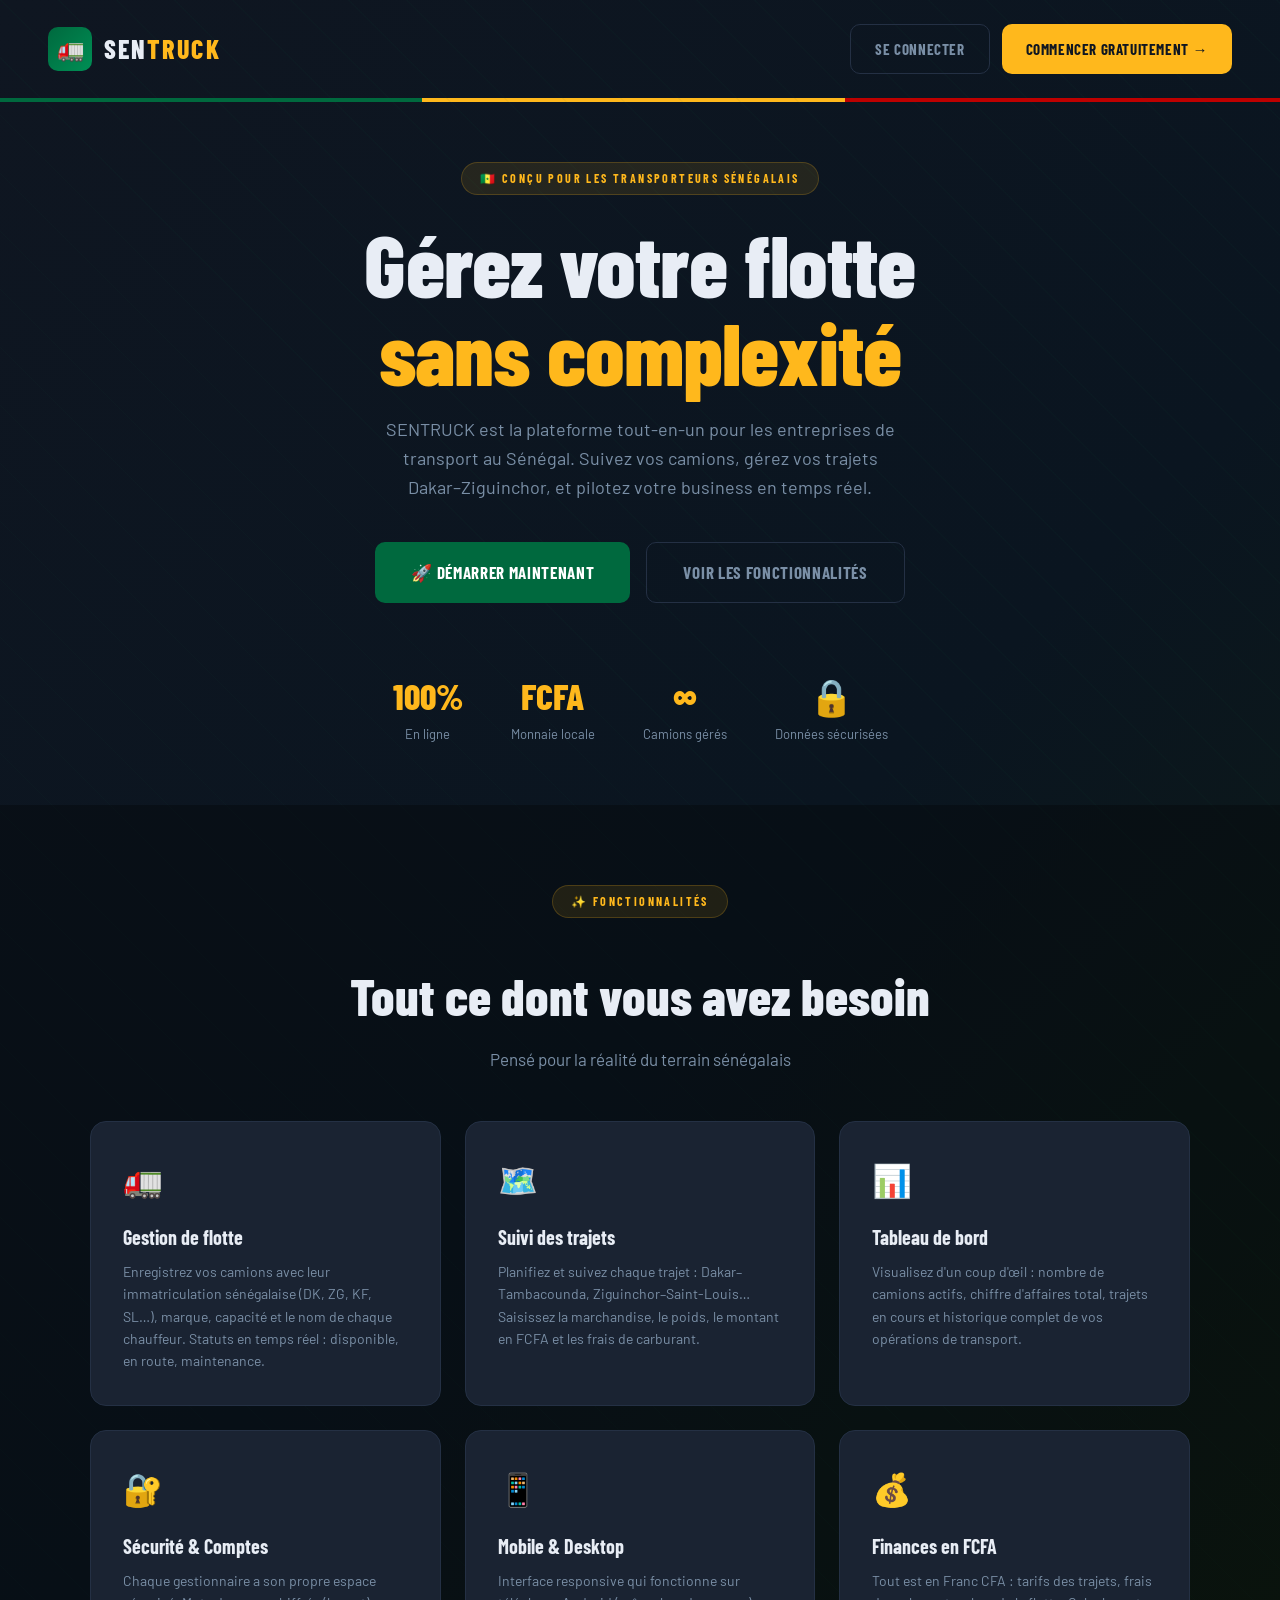
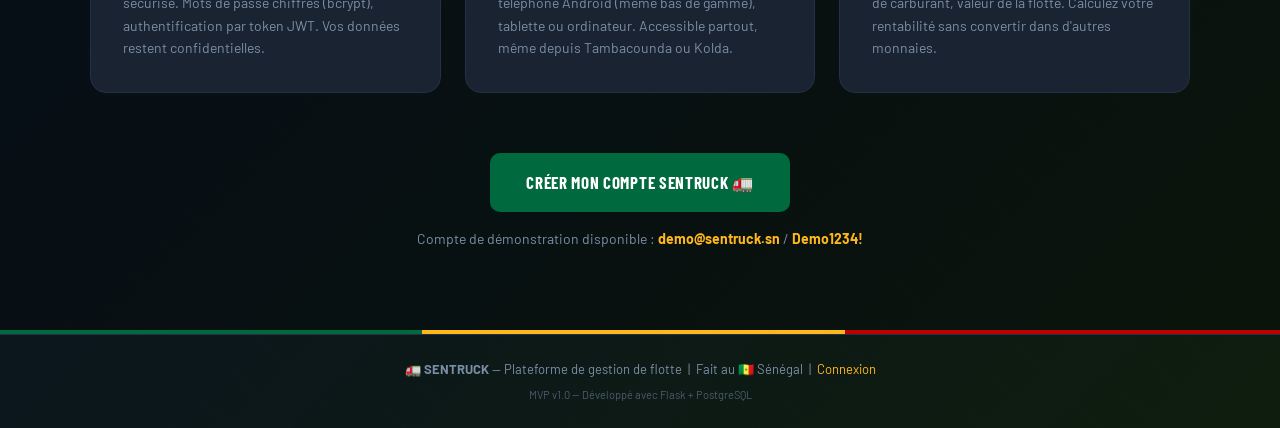
<file: frontend/index.html>
<!DOCTYPE html>
<html lang="fr">
<head>
  <meta charset="UTF-8">
  <meta name="viewport" content="width=device-width, initial-scale=1.0">
  <title>SENTRUCK — Gestion de flotte au Sénégal</title>
  <!-- Icône navigateur (emoji camion) -->
  <link rel="icon" href="data:image/svg+xml,<svg xmlns='http://www.w3.org/2000/svg' viewBox='0 0 100 100'><text y='.9em' font-size='90'>🚛</text></svg>">
  <link rel="stylesheet" href="css/style.css">
</head>
<body>

<!-- ============================================================
     PAGE D'ACCUEIL - SENTRUCK
     Structure :
       1. Navigation
       2. Bandeau couleurs sénégal
       3. Hero (titre + CTA)
       4. Section features (fonctionnalités)
       5. Footer
     ============================================================ -->

<div class="landing">

  <!-- ── 1. NAVIGATION ── -->
  <nav class="landing-nav">
    <!-- Logo -->
    <div class="logo">
      <div class="logo-icon">🚛</div>
      <div class="logo-text">SEN<span>TRUCK</span></div>
    </div>

    <!-- Boutons d'action -->
    <div class="landing-nav-links">
      <a href="auth.html" class="btn btn-ghost">Se connecter</a>
      <a href="auth.html" class="btn btn-or" id="nav-cta">
        Commencer gratuitement →
      </a>
    </div>
  </nav>

  <!-- ── 2. BANDEAU TRICOLORE SÉNÉGAL ── -->
  <div class="sn-stripe"></div>

  <!-- ── 3. HERO ── -->
  <section class="hero">
    <!-- Tag d'introduction -->
    <div class="hero-tag">🇸🇳 Conçu pour les transporteurs sénégalais</div>

    <!-- Titre principal -->
    <h1>
      Gérez votre flotte<br>
      <span class="accent">sans complexité</span>
    </h1>

    <!-- Sous-titre -->
    <p class="hero-sub">
      SENTRUCK est la plateforme tout-en-un pour les entreprises de transport
      au Sénégal. Suivez vos camions, gérez vos trajets Dakar–Ziguinchor,
      et pilotez votre business en temps réel.
    </p>

    <!-- Boutons d'action -->
    <div class="hero-actions">
      <a href="auth.html" class="btn btn-primary btn-lg">
        🚀 Démarrer maintenant
      </a>
      <a href="#features" class="btn btn-ghost btn-lg">
        Voir les fonctionnalités
      </a>
    </div>

    <!-- Statistiques rapides -->
    <div class="hero-stats">
      <div class="hero-stat">
        <div class="hero-stat-number">100%</div>
        <div class="hero-stat-label">En ligne</div>
      </div>
      <div class="hero-stat">
        <div class="hero-stat-number">FCFA</div>
        <div class="hero-stat-label">Monnaie locale</div>
      </div>
      <div class="hero-stat">
        <div class="hero-stat-number">∞</div>
        <div class="hero-stat-label">Camions gérés</div>
      </div>
      <div class="hero-stat">
        <div class="hero-stat-number">🔒</div>
        <div class="hero-stat-label">Données sécurisées</div>
      </div>
    </div>
  </section>

  <!-- ── 4. SECTION FONCTIONNALITÉS ── -->
  <section class="features" id="features">
    <div style="max-width:1100px; margin:0 auto;">

      <!-- Titre section -->
      <div class="center">
        <div class="hero-tag" style="display:inline-flex;">✨ Fonctionnalités</div>
        <h2 style="font-family:var(--font-title); font-size:clamp(32px,5vw,52px); font-weight:800; margin-top:12px;">
          Tout ce dont vous avez besoin
        </h2>
        <p style="color:var(--text-dim); margin-top:8px; font-size:17px;">
          Pensé pour la réalité du terrain sénégalais
        </p>
      </div>

      <!-- Grille de 3 features principales -->
      <div class="features-grid" style="margin-top:48px;">

        <div class="feature-card">
          <div class="feature-icon">🚛</div>
          <div class="feature-title">Gestion de flotte</div>
          <div class="feature-desc">
            Enregistrez vos camions avec leur immatriculation sénégalaise
            (DK, ZG, KF, SL…), marque, capacité et le nom de chaque chauffeur.
            Statuts en temps réel : disponible, en route, maintenance.
          </div>
        </div>

        <div class="feature-card">
          <div class="feature-icon">🗺️</div>
          <div class="feature-title">Suivi des trajets</div>
          <div class="feature-desc">
            Planifiez et suivez chaque trajet : Dakar–Tambacounda,
            Ziguinchor–Saint-Louis… Saisissez la marchandise, le poids,
            le montant en FCFA et les frais de carburant.
          </div>
        </div>

        <div class="feature-card">
          <div class="feature-icon">📊</div>
          <div class="feature-title">Tableau de bord</div>
          <div class="feature-desc">
            Visualisez d'un coup d'œil : nombre de camions actifs,
            chiffre d'affaires total, trajets en cours et historique complet
            de vos opérations de transport.
          </div>
        </div>

        <div class="feature-card">
          <div class="feature-icon">🔐</div>
          <div class="feature-title">Sécurité & Comptes</div>
          <div class="feature-desc">
            Chaque gestionnaire a son propre espace sécurisé.
            Mots de passe chiffrés (bcrypt), authentification par token JWT.
            Vos données restent confidentielles.
          </div>
        </div>

        <div class="feature-card">
          <div class="feature-icon">📱</div>
          <div class="feature-title">Mobile & Desktop</div>
          <div class="feature-desc">
            Interface responsive qui fonctionne sur téléphone Android
            (même bas de gamme), tablette ou ordinateur. Accessible partout,
            même depuis Tambacounda ou Kolda.
          </div>
        </div>

        <div class="feature-card">
          <div class="feature-icon">💰</div>
          <div class="feature-title">Finances en FCFA</div>
          <div class="feature-desc">
            Tout est en Franc CFA : tarifs des trajets, frais de carburant,
            valeur de la flotte. Calculez votre rentabilité sans convertir
            dans d'autres monnaies.
          </div>
        </div>

      </div>

      <!-- CTA au bas -->
      <div class="center" style="margin-top:60px;">
        <a href="auth.html" class="btn btn-primary btn-lg">
          Créer mon compte SENTRUCK 🚛
        </a>
        <p style="color:var(--text-dim); margin-top:16px; font-size:14px;">
          Compte de démonstration disponible : <strong style="color:var(--or);">demo@sentruck.sn</strong>
          / <strong style="color:var(--or);">Demo1234!</strong>
        </p>
      </div>

    </div>
  </section>

  <!-- ── 5. FOOTER ── -->
  <div class="sn-stripe"></div>
  <footer class="landing-footer">
    <p>
      🚛 <strong>SENTRUCK</strong> — Plateforme de gestion de flotte &nbsp;|&nbsp;
      Fait au 🇸🇳 Sénégal &nbsp;|&nbsp;
      <a href="auth.html">Connexion</a>
    </p>
    <p style="margin-top:6px; font-size:11px; color:#4a5b6e;">
      MVP v1.0 — Développé avec Flask + PostgreSQL
    </p>
  </footer>

</div><!-- /.landing -->

<script src="js/api.js"></script>
<script>
  // Si déjà connecté → aller directement au dashboard
  Auth.redirectIfLoggedIn();
</script>
</body>
</html>
</file>
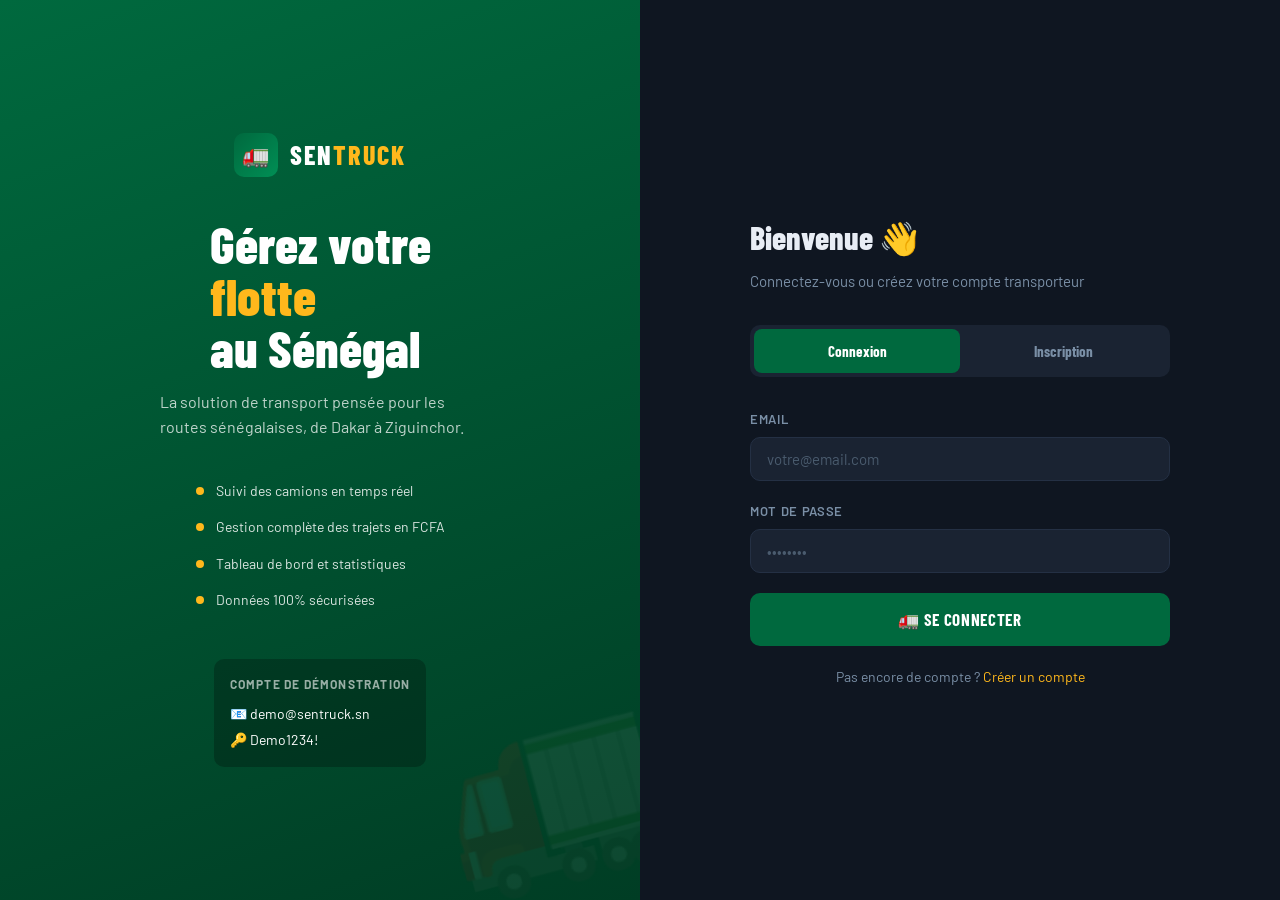
<file: frontend/auth.html>
<!DOCTYPE html>
<html lang="fr">
<head>
  <meta charset="UTF-8">
  <meta name="viewport" content="width=device-width, initial-scale=1.0">
  <title>SENTRUCK — Connexion / Inscription</title>
  <link rel="icon" href="data:image/svg+xml,<svg xmlns='http://www.w3.org/2000/svg' viewBox='0 0 100 100'><text y='.9em' font-size='90'>🚛</text></svg>">
  <link rel="stylesheet" href="css/style.css">
</head>
<body>

<!-- ============================================================
     PAGE AUTHENTIFICATION - SENTRUCK
     Deux onglets sur la droite :
       - Connexion  (email + mot de passe)
       - Inscription (nom + email + mot de passe + entreprise)
     La partie gauche est décorative.
     ============================================================ -->

<div class="auth-page">

  <!-- ── PARTIE GAUCHE : Présentation / Branding ── -->
  <div class="auth-left">
    <!-- Logo -->
    <div class="logo" style="margin-bottom:40px;">
      <div class="logo-icon">🚛</div>
      <div class="logo-text" style="color:white;">SEN<span style="color:var(--or);">TRUCK</span></div>
    </div>

    <div class="auth-left-title">
      Gérez votre<br>
      <span>flotte</span><br>
      au Sénégal
    </div>
    <p class="auth-left-sub">
      La solution de transport pensée pour les routes sénégalaises,
      de Dakar à Ziguinchor.
    </p>

    <!-- Points clés -->
    <div class="auth-left-points">
      <div class="auth-point">
        <div class="auth-point-dot"></div>
        Suivi des camions en temps réel
      </div>
      <div class="auth-point">
        <div class="auth-point-dot"></div>
        Gestion complète des trajets en FCFA
      </div>
      <div class="auth-point">
        <div class="auth-point-dot"></div>
        Tableau de bord et statistiques
      </div>
      <div class="auth-point">
        <div class="auth-point-dot"></div>
        Données 100% sécurisées
      </div>
    </div>

    <!-- Compte de démo affiché clairement -->
    <div style="margin-top:48px; padding:16px; background:rgba(0,0,0,0.25); border-radius:10px;">
      <div style="font-size:12px; font-weight:700; letter-spacing:0.1em; color:rgba(255,255,255,0.6); margin-bottom:8px;">COMPTE DE DÉMONSTRATION</div>
      <div style="font-size:14px; color:white;">📧 demo@sentruck.sn</div>
      <div style="font-size:14px; color:white; margin-top:4px;">🔑 Demo1234!</div>
    </div>
  </div>

  <!-- ── PARTIE DROITE : Formulaires ── -->
  <div class="auth-right">
    <div class="auth-box">

      <!-- Titre -->
      <div class="auth-box-title">Bienvenue 👋</div>
      <div class="auth-box-sub">Connectez-vous ou créez votre compte transporteur</div>

      <!-- Onglets Connexion / Inscription -->
      <div class="auth-tabs">
        <div class="auth-tab active" id="tab-connexion" onclick="showTab('connexion')">
          Connexion
        </div>
        <div class="auth-tab" id="tab-inscription" onclick="showTab('inscription')">
          Inscription
        </div>
      </div>

      <!-- ─────────────────────────────────────────────── -->
      <!-- FORMULAIRE CONNEXION -->
      <!-- ─────────────────────────────────────────────── -->
      <div id="form-connexion">
        <!-- Zone d'alerte (erreurs globales) -->
        <div id="alert-connexion" class="hidden"></div>

        <div class="form-group">
          <label class="form-label" for="connexion-email">Email</label>
          <input
            type="email"
            id="connexion-email"
            name="email"
            class="form-input"
            placeholder="votre@email.com"
            autocomplete="email"
          >
        </div>

        <div class="form-group">
          <label class="form-label" for="connexion-mdp">Mot de passe</label>
          <input
            type="password"
            id="connexion-mdp"
            name="mot_de_passe"
            class="form-input"
            placeholder="••••••••"
            autocomplete="current-password"
          >
        </div>

        <!-- Bouton de connexion -->
        <button class="btn btn-primary btn-block btn-lg" id="btn-connexion" onclick="handleConnexion()">
          🚛 Se connecter
        </button>

        <!-- Lien vers inscription -->
        <p style="text-align:center; margin-top:20px; color:var(--text-dim); font-size:14px;">
          Pas encore de compte ?
          <a href="#" onclick="showTab('inscription')" style="color:var(--or);">Créer un compte</a>
        </p>
      </div>

      <!-- ─────────────────────────────────────────────── -->
      <!-- FORMULAIRE INSCRIPTION -->
      <!-- ─────────────────────────────────────────────── -->
      <div id="form-inscription" class="hidden">
        <!-- Zone d'alerte -->
        <div id="alert-inscription" class="hidden"></div>

        <!-- Nom complet -->
        <div class="form-group">
          <label class="form-label" for="inscription-nom">Nom complet *</label>
          <input
            type="text"
            id="inscription-nom"
            name="nom"
            class="form-input"
            placeholder="Ex: Mamadou Ndiaye"
          >
        </div>

        <!-- Email -->
        <div class="form-group">
          <label class="form-label" for="inscription-email">Email *</label>
          <input
            type="email"
            id="inscription-email"
            name="email"
            class="form-input"
            placeholder="votre@email.com"
            autocomplete="email"
          >
        </div>

        <!-- Téléphone + Entreprise sur la même ligne -->
        <div class="form-row">
          <div class="form-group">
            <label class="form-label" for="inscription-tel">Téléphone</label>
            <input
              type="tel"
              id="inscription-tel"
              name="telephone"
              class="form-input"
              placeholder="+221 77 XXX XX XX"
            >
          </div>
          <div class="form-group">
            <label class="form-label" for="inscription-entreprise">Entreprise</label>
            <input
              type="text"
              id="inscription-entreprise"
              name="entreprise"
              class="form-input"
              placeholder="Transport XYZ"
            >
          </div>
        </div>

        <!-- Mot de passe -->
        <div class="form-group">
          <label class="form-label" for="inscription-mdp">Mot de passe *</label>
          <input
            type="password"
            id="inscription-mdp"
            name="mot_de_passe"
            class="form-input"
            placeholder="Minimum 8 caractères"
            autocomplete="new-password"
          >
          <div class="form-error hidden" id="hint-mdp" style="color:var(--text-dim);">
            💡 Au moins 8 caractères
          </div>
        </div>

        <!-- Bouton inscription -->
        <button class="btn btn-or btn-block btn-lg" id="btn-inscription" onclick="handleInscription()">
          ✨ Créer mon compte
        </button>

        <p style="text-align:center; margin-top:20px; color:var(--text-dim); font-size:14px;">
          Déjà un compte ?
          <a href="#" onclick="showTab('connexion')" style="color:var(--vert-light);">Se connecter</a>
        </p>
      </div>

    </div><!-- /.auth-box -->
  </div><!-- /.auth-right -->

</div><!-- /.auth-page -->

<!-- ============================================================
     Scripts JS
     ============================================================ -->
<script src="js/api.js"></script>
<script>
  // Si déjà connecté, aller au dashboard
  Auth.redirectIfLoggedIn();

  /**
   * Affiche l'onglet demandé (connexion ou inscription)
   * et cache l'autre.
   */
  function showTab(tab) {
    // Mettre à jour les onglets (style actif / inactif)
    document.getElementById("tab-connexion").classList.toggle("active", tab === "connexion");
    document.getElementById("tab-inscription").classList.toggle("active", tab === "inscription");

    // Afficher / cacher les formulaires
    document.getElementById("form-connexion").classList.toggle("hidden", tab !== "connexion");
    document.getElementById("form-inscription").classList.toggle("hidden", tab !== "inscription");
  }

  /**
   * Affiche un message d'alerte dans le formulaire.
   * @param {string} formType - "connexion" ou "inscription"
   * @param {string} msg      - Le message à afficher
   * @param {string} type     - "error" ou "success"
   */
  function showAlert(formType, msg, type = "error") {
    const el = document.getElementById(`alert-${formType}`);
    el.className = `alert alert-${type}`;
    el.textContent = msg;
    el.classList.remove("hidden");
  }

  function hideAlert(formType) {
    document.getElementById(`alert-${formType}`).classList.add("hidden");
  }

  // ─────────────────────────────────────────────────────────────
  // GESTION CONNEXION
  // ─────────────────────────────────────────────────────────────
  async function handleConnexion() {
    hideAlert("connexion");

    // Récupérer les valeurs des champs
    const email = document.getElementById("connexion-email").value.trim();
    const mdp   = document.getElementById("connexion-mdp").value;

    // ── Validation côté frontend (avant d'appeler le serveur) ──
    if (!email) {
      showAlert("connexion", "Veuillez saisir votre email.");
      document.getElementById("connexion-email").focus();
      return;
    }
    if (!mdp) {
      showAlert("connexion", "Veuillez saisir votre mot de passe.");
      document.getElementById("connexion-mdp").focus();
      return;
    }

    // Désactiver le bouton et afficher le spinner
    const btn = document.getElementById("btn-connexion");
    setLoading(btn, true);

    // ── Appel API ──
    // On envoie un POST /api/auth/connexion avec email et mot_de_passe
    const { ok, data } = await apiCall("/auth/connexion", "POST", {
      email,
      mot_de_passe: mdp
    }, false); // false = pas de token JWT pour la connexion (on n'est pas encore authentifié)

    setLoading(btn, false);

    if (ok) {
      // Succès : sauvegarder le token et rediriger
      Auth.save(data.token, data.utilisateur);
      showToast(data.message, "success");
      setTimeout(() => { window.location.href = "dashboard.html"; }, 800);
    } else {
      // Erreur : afficher le message retourné par le serveur
      showAlert("connexion", data.erreur || "Erreur de connexion.");
    }
  }

  // ─────────────────────────────────────────────────────────────
  // GESTION INSCRIPTION
  // ─────────────────────────────────────────────────────────────
  async function handleInscription() {
    hideAlert("inscription");

    const nom        = document.getElementById("inscription-nom").value.trim();
    const email      = document.getElementById("inscription-email").value.trim();
    const telephone  = document.getElementById("inscription-tel").value.trim();
    const entreprise = document.getElementById("inscription-entreprise").value.trim();
    const mdp        = document.getElementById("inscription-mdp").value;

    // ── Validations frontend ──
    if (!nom) {
      showAlert("inscription", "Votre nom complet est obligatoire.");
      document.getElementById("inscription-nom").focus();
      return;
    }
    if (!email || !email.includes("@")) {
      showAlert("inscription", "Veuillez saisir un email valide.");
      document.getElementById("inscription-email").focus();
      return;
    }
    if (!mdp || mdp.length < 8) {
      showAlert("inscription", "Le mot de passe doit contenir au moins 8 caractères.");
      document.getElementById("inscription-mdp").focus();
      return;
    }

    const btn = document.getElementById("btn-inscription");
    setLoading(btn, true);

    // ── Appel API ──
    const { ok, data } = await apiCall("/auth/inscription", "POST", {
      nom, email, mot_de_passe: mdp, telephone, entreprise
    }, false);

    setLoading(btn, false);

    if (ok) {
      Auth.save(data.token, data.utilisateur);
      showToast(data.message, "success");
      setTimeout(() => { window.location.href = "dashboard.html"; }, 900);
    } else {
      showAlert("inscription", data.erreur || "Erreur lors de l'inscription.");
    }
  }

  // Permettre la connexion avec la touche Entrée
  document.addEventListener("keydown", (e) => {
    if (e.key === "Enter") {
      const isConnexion = !document.getElementById("form-connexion").classList.contains("hidden");
      isConnexion ? handleConnexion() : handleInscription();
    }
  });

  // Afficher le hint mot de passe en temps réel
  const mdpInput = document.getElementById("inscription-mdp");
  if (mdpInput) {
    mdpInput.addEventListener("input", () => {
      const hint = document.getElementById("hint-mdp");
      hint.classList.remove("hidden");
      if (mdpInput.value.length >= 8) {
        hint.textContent = "✅ Mot de passe valide";
        hint.style.color = "var(--success)";
      } else {
        hint.textContent = `⚠ Encore ${8 - mdpInput.value.length} caractère(s) minimum`;
        hint.style.color = "var(--warning)";
      }
    });
  }
</script>
</body>
</html>
</file>
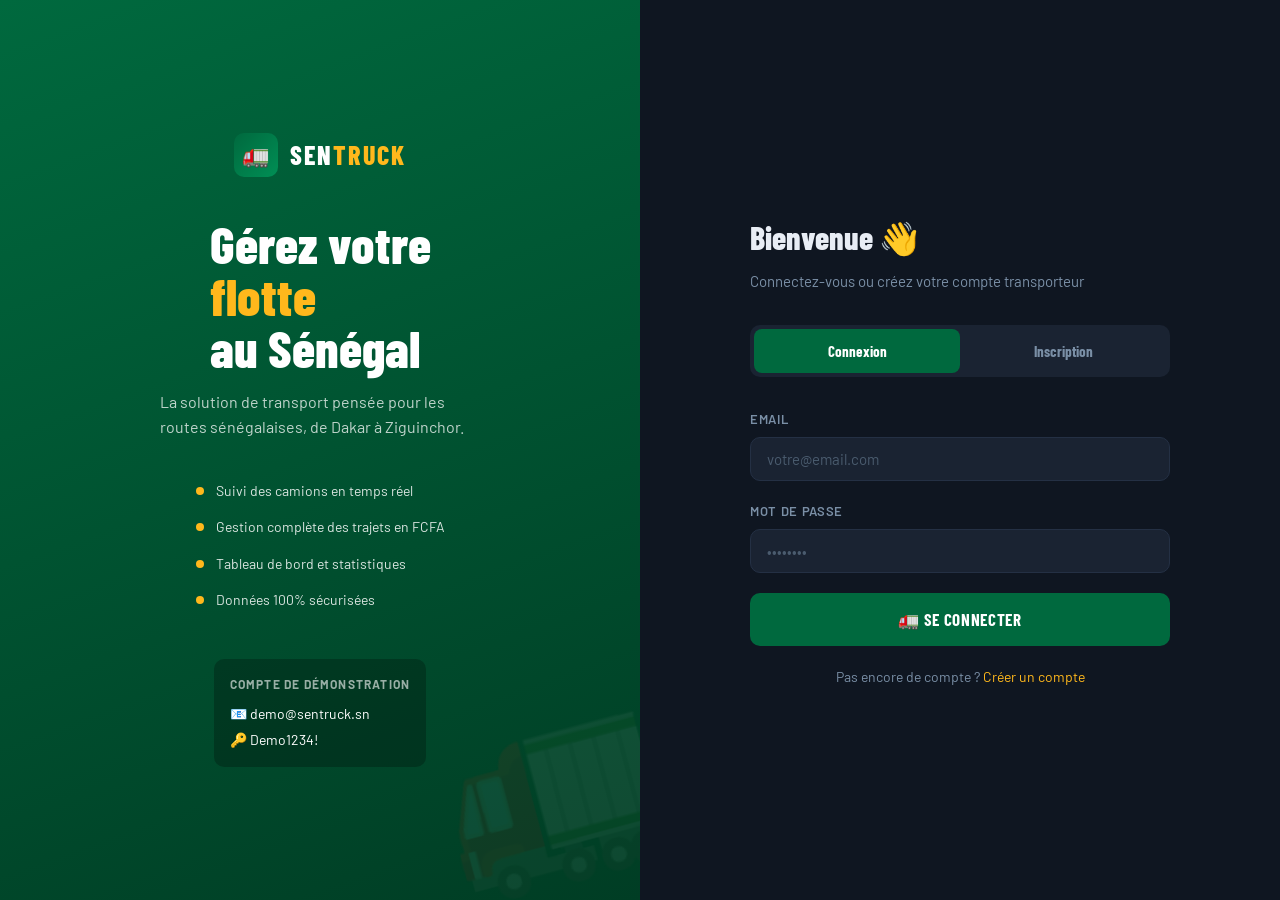
<file: frontend/dashboard.html>
<!DOCTYPE html>
<html lang="fr">
<head>
  <meta charset="UTF-8">
  <meta name="viewport" content="width=device-width, initial-scale=1.0">
  <title>SENTRUCK — Dashboard</title>
  <link rel="icon" href="data:image/svg+xml,<svg xmlns='http://www.w3.org/2000/svg' viewBox='0 0 100 100'><text y='.9em' font-size='90'>🚛</text></svg>">
  <link rel="stylesheet" href="css/style.css">
</head>
<body>

<!-- ============================================================
     DASHBOARD SENTRUCK
     Composants :
       - Topbar (logo + infos utilisateur + déconnexion)
       - Sidebar (navigation entre les sections)
       - Contenu principal (KPIs, tableaux, modals)
     
     Sections du dashboard :
       1. Vue d'ensemble (statistiques)
       2. Camions (liste CRUD)
       3. Trajets (liste CRUD)
     ============================================================ -->

<!-- ── LOADING OVERLAY : affiché pendant le chargement initial ── -->
<div id="loading-overlay" class="loading-overlay">
  <div class="loading-logo">SEN<span>TRUCK</span></div>
  <div class="loading-bar"><div class="loading-bar-fill"></div></div>
  <div style="color:var(--text-dim); font-size:14px;">Chargement de votre tableau de bord…</div>
</div>

<!-- ── STRUCTURE PRINCIPALE DE L'APPLICATION ── -->
<div class="app" id="app" style="display:none;">

  <!-- ====================================================
       TOPBAR (barre supérieure)
       ==================================================== -->
  <header class="topbar">
    <div class="topbar-left">
      <!-- Logo SENTRUCK -->
      <div class="topbar-logo">SEN<span>TRUCK</span></div>
      <!-- Indicateur de section active (mis à jour par JS) -->
      <div style="color:var(--text-dim); font-size:13px;" id="topbar-section">Dashboard</div>
    </div>

    <div class="topbar-right">
      <!-- Infos utilisateur connecté -->
      <div class="topbar-user">
        <!-- Avatar avec initiale du prénom -->
        <div class="user-avatar" id="user-avatar">?</div>
        <div>
          <div style="font-weight:600; color:var(--text); font-size:14px;" id="user-nom">…</div>
          <div style="font-size:12px;" id="user-entreprise">…</div>
        </div>
      </div>
      <!-- Bouton déconnexion -->
      <button class="btn btn-ghost btn-sm" onclick="Auth.logout()">
        🚪 Déconnexion
      </button>
    </div>
  </header>

  <!-- ====================================================
       SIDEBAR (navigation latérale)
       ==================================================== -->
  <aside class="sidebar">
    <div class="sidebar-section">
      <div class="sidebar-label">Navigation</div>

      <!-- Lien : Vue d'ensemble -->
      <button class="nav-item active" id="nav-overview" onclick="showSection('overview')">
        <span class="nav-icon">📊</span>
        Vue d'ensemble
      </button>

      <!-- Lien : Camions (avec compteur) -->
      <button class="nav-item" id="nav-trucks" onclick="showSection('trucks')">
        <span class="nav-icon">🚛</span>
        Mes camions
        <span class="nav-count" id="nav-trucks-count">0</span>
      </button>

      <!-- Lien : Trajets (avec compteur) -->
      <button class="nav-item" id="nav-trips" onclick="showSection('trips')">
        <span class="nav-icon">🗺️</span>
        Mes trajets
        <span class="nav-count" id="nav-trips-count">0</span>
      </button>
    </div>

    <!-- Infos en bas de sidebar -->
    <div style="margin-top:auto; padding:16px 16px; border-top:1px solid var(--dark3);">
      <div style="font-size:12px; color:var(--text-dim);">SENTRUCK MVP v1.0</div>
      <div style="font-size:11px; color:#4a5b6e); margin-top:2px;">🇸🇳 Made in Sénégal</div>
    </div>
  </aside>

  <!-- ====================================================
       CONTENU PRINCIPAL
       ==================================================== -->
  <main class="main-content">

    <!-- ================================================
         SECTION 1 : VUE D'ENSEMBLE (STATISTIQUES)
         ================================================ -->
    <section id="section-overview">
      <div class="page-header">
        <div class="page-title">
          Vue d'ensemble
          <small>Résumé de votre flotte et de vos opérations</small>
        </div>
        <div style="display:flex; gap:10px;">
          <button class="btn btn-primary" onclick="showSection('trucks'); openTruckModal()">
            + Nouveau camion
          </button>
          <button class="btn btn-or" onclick="showSection('trips'); openTripModal()">
            + Nouveau trajet
          </button>
        </div>
      </div>

      <!-- Cartes KPI camions -->
      <div style="font-family:var(--font-title); font-size:12px; font-weight:700; letter-spacing:0.1em; text-transform:uppercase; color:var(--text-dim); margin-bottom:12px;">
        🚛 FLOTTE DE CAMIONS
      </div>
      <div class="stats-grid" id="stats-trucks">
        <div class="stat-card vert"><div class="stat-icon">🚛</div><div class="stat-value vert" id="stat-total-trucks">—</div><div class="stat-label">Total camions</div></div>
        <div class="stat-card vert"><div class="stat-icon">✅</div><div class="stat-value vert" id="stat-dispo">—</div><div class="stat-label">Disponibles</div></div>
        <div class="stat-card or"><div class="stat-icon">🛣️</div><div class="stat-value or" id="stat-en-route">—</div><div class="stat-label">En route</div></div>
        <div class="stat-card info"><div class="stat-icon">🔧</div><div class="stat-value info" id="stat-maintenance">—</div><div class="stat-label">En maintenance</div></div>
        <div class="stat-card danger"><div class="stat-icon">⛔</div><div class="stat-value danger" id="stat-hors-service">—</div><div class="stat-label">Hors service</div></div>
      </div>

      <!-- Cartes KPI trajets -->
      <div style="font-family:var(--font-title); font-size:12px; font-weight:700; letter-spacing:0.1em; text-transform:uppercase; color:var(--text-dim); margin-bottom:12px; margin-top:8px;">
        🗺️ OPÉRATIONS & FINANCE
      </div>
      <div class="stats-grid" id="stats-trips">
        <div class="stat-card vert"><div class="stat-icon">🗺️</div><div class="stat-value vert" id="stat-total-trips">—</div><div class="stat-label">Total trajets</div></div>
        <div class="stat-card or"><div class="stat-icon">🔄</div><div class="stat-value or" id="stat-en-cours">—</div><div class="stat-label">En cours</div></div>
        <div class="stat-card vert"><div class="stat-icon">🏁</div><div class="stat-value vert" id="stat-termines">—</div><div class="stat-label">Terminés</div></div>
        <div class="stat-card or" style="grid-column: span 2;">
          <div class="stat-icon">💰</div>
          <div class="stat-value or" id="stat-ca" style="font-size:28px;">—</div>
          <div class="stat-label">Chiffre d'affaires (trajets terminés)</div>
        </div>
      </div>

      <!-- Raccourcis -->
      <div style="display:grid; grid-template-columns:1fr 1fr; gap:16px; margin-top:16px;">
        <div class="table-container" style="padding:20px; cursor:pointer;" onclick="showSection('trucks')">
          <div style="font-family:var(--font-title); font-size:16px; font-weight:700; margin-bottom:8px;">Gérer les camions →</div>
          <div style="color:var(--text-dim); font-size:14px;">Ajouter, modifier ou supprimer des camions de votre flotte.</div>
        </div>
        <div class="table-container" style="padding:20px; cursor:pointer;" onclick="showSection('trips')">
          <div style="font-family:var(--font-title); font-size:16px; font-weight:700; margin-bottom:8px;">Gérer les trajets →</div>
          <div style="color:var(--text-dim); font-size:14px;">Planifiez de nouveaux trajets, suivez les opérations en cours.</div>
        </div>
      </div>
    </section>

    <!-- ================================================
         SECTION 2 : GESTION DES CAMIONS
         ================================================ -->
    <section id="section-trucks" class="hidden">
      <div class="page-header">
        <div class="page-title">
          Mes camions
          <small>Gérez votre flotte de véhicules</small>
        </div>
        <button class="btn btn-primary" onclick="openTruckModal()">
          + Ajouter un camion
        </button>
      </div>

      <!-- Barre de recherche + filtre statut -->
      <div class="toolbar">
        <input
          type="text" id="trucks-search" class="search-input"
          placeholder="Rechercher par nom, immatriculation, chauffeur…"
          oninput="filterTrucks()"
        >
        <select id="trucks-filter-statut" class="filter-select" onchange="filterTrucks()">
          <option value="">Tous les statuts</option>
          <option value="disponible">✅ Disponible</option>
          <option value="en_route">🛣️ En route</option>
          <option value="maintenance">🔧 Maintenance</option>
          <option value="hors_service">⛔ Hors service</option>
        </select>
      </div>

      <!-- Tableau des camions -->
      <div class="table-container">
        <div class="table-head">
          <div class="table-head-title">🚛 Flotte de camions</div>
          <div class="table-count" id="trucks-count">0 camion(s)</div>
        </div>
        <div id="trucks-table-wrapper">
          <table id="trucks-table">
            <thead>
              <tr>
                <th>Camion</th>
                <th>Immatriculation</th>
                <th>Marque / Modèle</th>
                <th>Capacité</th>
                <th>Chauffeur</th>
                <th>Statut</th>
                <th>Actions</th>
              </tr>
            </thead>
            <tbody id="trucks-tbody">
              <!-- Rempli par JavaScript -->
            </tbody>
          </table>
          <!-- Message si liste vide -->
          <div id="trucks-empty" class="empty-state hidden">
            <div class="empty-icon">🚛</div>
            <div class="empty-title">Aucun camion enregistré</div>
            <p>Ajoutez votre premier camion pour commencer.</p>
            <button class="btn btn-primary" style="margin-top:16px;" onclick="openTruckModal()">+ Ajouter un camion</button>
          </div>
        </div>
      </div>
    </section>

    <!-- ================================================
         SECTION 3 : GESTION DES TRAJETS
         ================================================ -->
    <section id="section-trips" class="hidden">
      <div class="page-header">
        <div class="page-title">
          Mes trajets
          <small>Suivi de toutes vos opérations de transport</small>
        </div>
        <button class="btn btn-or" onclick="openTripModal()">
          + Nouveau trajet
        </button>
      </div>

      <!-- Barre de recherche + filtre statut -->
      <div class="toolbar">
        <input
          type="text" id="trips-search" class="search-input"
          placeholder="Rechercher par départ, destination, marchandise…"
          oninput="filterTrips()"
        >
        <select id="trips-filter-statut" class="filter-select" onchange="filterTrips()">
          <option value="">Tous les statuts</option>
          <option value="planifie">📋 Planifié</option>
          <option value="en_cours">🔄 En cours</option>
          <option value="termine">✅ Terminé</option>
          <option value="annule">❌ Annulé</option>
        </select>
      </div>

      <!-- Tableau des trajets -->
      <div class="table-container">
        <div class="table-head">
          <div class="table-head-title">🗺️ Historique des trajets</div>
          <div class="table-count" id="trips-count">0 trajet(s)</div>
        </div>
        <div id="trips-table-wrapper">
          <table id="trips-table">
            <thead>
              <tr>
                <th>Camion</th>
                <th>Itinéraire</th>
                <th>Date départ</th>
                <th>Marchandise</th>
                <th>Montant (FCFA)</th>
                <th>Statut</th>
                <th>Actions</th>
              </tr>
            </thead>
            <tbody id="trips-tbody">
              <!-- Rempli par JavaScript -->
            </tbody>
          </table>
          <div id="trips-empty" class="empty-state hidden">
            <div class="empty-icon">🗺️</div>
            <div class="empty-title">Aucun trajet enregistré</div>
            <p>Créez votre premier trajet.</p>
            <button class="btn btn-or" style="margin-top:16px;" onclick="openTripModal()">+ Nouveau trajet</button>
          </div>
        </div>
      </div>
    </section>

  </main><!-- /.main-content -->
</div><!-- /.app -->

<!-- ====================================================
     MODAL : FORMULAIRE CAMION (Ajouter / Modifier)
     ==================================================== -->
<div class="modal-overlay hidden" id="modal-truck">
  <div class="modal">
    <div class="modal-header">
      <div class="modal-title" id="modal-truck-title">🚛 Nouveau camion</div>
      <button class="modal-close" onclick="closeModal('modal-truck')">✕</button>
    </div>
    <div class="modal-body">
      <!-- Alerte erreur dans le modal -->
      <div id="truck-alert" class="hidden"></div>

      <form id="form-truck" onsubmit="return false;">
        <!-- Input caché pour l'ID (lors d'une modification) -->
        <input type="hidden" id="truck-id" name="id">

        <div class="form-row">
          <div class="form-group">
            <label class="form-label" for="truck-nom">Nom du camion *</label>
            <input type="text" id="truck-nom" name="nom_camion" class="form-input"
              placeholder="Ex: Dakar Express 01">
          </div>
          <div class="form-group">
            <label class="form-label" for="truck-immat">Immatriculation *</label>
            <input type="text" id="truck-immat" name="immatriculation" class="form-input"
              placeholder="Ex: DK-4521-A" style="text-transform:uppercase;">
          </div>
        </div>

        <div class="form-row">
          <div class="form-group">
            <label class="form-label" for="truck-marque">Marque</label>
            <input type="text" id="truck-marque" name="marque" class="form-input"
              placeholder="Ex: Renault, Mercedes, MAN">
          </div>
          <div class="form-group">
            <label class="form-label" for="truck-modele">Modèle</label>
            <input type="text" id="truck-modele" name="modele" class="form-input"
              placeholder="Ex: T480, Actros 1845">
          </div>
        </div>

        <div class="form-row">
          <div class="form-group">
            <label class="form-label" for="truck-capacite">Capacité (tonnes) *</label>
            <input type="number" id="truck-capacite" name="capacite_tonnes" class="form-input"
              placeholder="Ex: 25" min="0" step="0.5">
          </div>
          <div class="form-group">
            <label class="form-label" for="truck-annee">Année de fabrication</label>
            <input type="number" id="truck-annee" name="annee_fabrication" class="form-input"
              placeholder="Ex: 2020" min="1990" max="2025">
          </div>
        </div>

        <div class="form-group">
          <label class="form-label" for="truck-statut">Statut *</label>
          <select id="truck-statut" name="statut" class="form-select">
            <option value="disponible">✅ Disponible</option>
            <option value="en_route">🛣️ En route</option>
            <option value="maintenance">🔧 En maintenance</option>
            <option value="hors_service">⛔ Hors service</option>
          </select>
        </div>

        <div class="form-row">
          <div class="form-group">
            <label class="form-label" for="truck-chauffeur-nom">Nom du chauffeur</label>
            <input type="text" id="truck-chauffeur-nom" name="chauffeur_nom" class="form-input"
              placeholder="Ex: Ibrahima Sarr">
          </div>
          <div class="form-group">
            <label class="form-label" for="truck-chauffeur-tel">Téléphone chauffeur</label>
            <input type="tel" id="truck-chauffeur-tel" name="chauffeur_tel" class="form-input"
              placeholder="+221 77 XXX XX XX">
          </div>
        </div>
      </form>
    </div>
    <div class="modal-footer">
      <button class="btn btn-secondary" onclick="closeModal('modal-truck')">Annuler</button>
      <button class="btn btn-primary" id="btn-save-truck" onclick="saveTruck()">
        💾 Enregistrer
      </button>
    </div>
  </div>
</div>

<!-- ====================================================
     MODAL : FORMULAIRE TRAJET (Ajouter / Modifier)
     ==================================================== -->
<div class="modal-overlay hidden" id="modal-trip">
  <div class="modal">
    <div class="modal-header">
      <div class="modal-title" id="modal-trip-title">🗺️ Nouveau trajet</div>
      <button class="modal-close" onclick="closeModal('modal-trip')">✕</button>
    </div>
    <div class="modal-body">
      <div id="trip-alert" class="hidden"></div>

      <form id="form-trip" onsubmit="return false;">
        <input type="hidden" id="trip-id" name="id">

        <!-- Sélection du camion -->
        <div class="form-group">
          <label class="form-label" for="trip-truck">Camion *</label>
          <select id="trip-truck" name="truck_id" class="form-select">
            <option value="">— Sélectionnez un camion —</option>
            <!-- Rempli dynamiquement par JavaScript -->
          </select>
        </div>

        <div class="form-row">
          <div class="form-group">
            <label class="form-label" for="trip-depart">Lieu de départ *</label>
            <input type="text" id="trip-depart" name="depart" class="form-input"
              placeholder="Ex: Dakar - Port Autonome">
          </div>
          <div class="form-group">
            <label class="form-label" for="trip-destination">Destination *</label>
            <input type="text" id="trip-destination" name="destination" class="form-input"
              placeholder="Ex: Ziguinchor - Marché">
          </div>
        </div>

        <div class="form-row">
          <div class="form-group">
            <label class="form-label" for="trip-date-depart">Date de départ *</label>
            <input type="datetime-local" id="trip-date-depart" name="date_depart" class="form-input">
          </div>
          <div class="form-group">
            <label class="form-label" for="trip-date-arrivee">Date d'arrivée prévue</label>
            <input type="datetime-local" id="trip-date-arrivee" name="date_arrivee_prevue" class="form-input">
          </div>
        </div>

        <div class="form-row">
          <div class="form-group">
            <label class="form-label" for="trip-distance">Distance (km)</label>
            <input type="number" id="trip-distance" name="distance_km" class="form-input"
              placeholder="Ex: 470" min="0" step="1">
          </div>
          <div class="form-group">
            <label class="form-label" for="trip-poids">Poids chargé (tonnes)</label>
            <input type="number" id="trip-poids" name="poids_charge" class="form-input"
              placeholder="Ex: 24.5" min="0" step="0.5">
          </div>
        </div>

        <div class="form-group">
          <label class="form-label" for="trip-marchandise">Marchandise transportée</label>
          <input type="text" id="trip-marchandise" name="marchandise" class="form-input"
            placeholder="Ex: Riz 500 sacs, Ciment 20 tonnes, Légumes…">
        </div>

        <div class="form-row">
          <div class="form-group">
            <label class="form-label" for="trip-montant">Montant (FCFA)</label>
            <input type="number" id="trip-montant" name="montant_fcfa" class="form-input"
              placeholder="Ex: 450000" min="0" step="500">
          </div>
          <div class="form-group">
            <label class="form-label" for="trip-carburant">Frais carburant (FCFA)</label>
            <input type="number" id="trip-carburant" name="frais_carburant" class="form-input"
              placeholder="Ex: 95000" min="0" step="500">
          </div>
        </div>

        <div class="form-group">
          <label class="form-label" for="trip-statut">Statut</label>
          <select id="trip-statut" name="statut" class="form-select">
            <option value="planifie">📋 Planifié</option>
            <option value="en_cours">🔄 En cours</option>
            <option value="termine">✅ Terminé</option>
            <option value="annule">❌ Annulé</option>
          </select>
        </div>

        <div class="form-group">
          <label class="form-label" for="trip-notes">Notes / Remarques</label>
          <textarea id="trip-notes" name="notes" class="form-textarea"
            placeholder="Instructions spéciales, contacts, incidents…"></textarea>
        </div>
      </form>
    </div>
    <div class="modal-footer">
      <button class="btn btn-secondary" onclick="closeModal('modal-trip')">Annuler</button>
      <button class="btn btn-or" id="btn-save-trip" onclick="saveTrip()">
        💾 Enregistrer
      </button>
    </div>
  </div>
</div>

<!-- ====================================================
     MODAL : CONFIRMATION SUPPRESSION
     ==================================================== -->
<div class="modal-overlay hidden" id="modal-confirm">
  <div class="modal" style="max-width:420px;">
    <div class="modal-header">
      <div class="modal-title">⚠️ Confirmer la suppression</div>
      <button class="modal-close" onclick="closeModal('modal-confirm')">✕</button>
    </div>
    <div class="modal-body">
      <p id="confirm-message" style="color:var(--text-dim); font-size:15px; line-height:1.6;">
        Êtes-vous sûr de vouloir supprimer cet élément ?
      </p>
    </div>
    <div class="modal-footer">
      <button class="btn btn-secondary" onclick="closeModal('modal-confirm')">Annuler</button>
      <button class="btn btn-danger" id="btn-confirm-delete" onclick="executeDelete()">
        🗑️ Supprimer définitivement
      </button>
    </div>
  </div>
</div>

<!-- Scripts JS -->
<script src="js/api.js"></script>
<script src="js/dashboard.js"></script>
</body>
</html>
</file>
<file: frontend/css/style.css>
/* ==========================================================================
   SENTRUCK - Feuille de style principale
   Design : Industriel moderne, inspiré des couleurs du Sénégal
   Palette : Vert sapin #00693E | Or #FFB81C | Rouge #BE0000 | Anthracite #1A1A2E
   ========================================================================== */

/* --- Import des polices Google Fonts --- */
@import url('https://fonts.googleapis.com/css2?family=Barlow+Condensed:wght@400;600;700;800&family=Barlow:wght@300;400;500;600&display=swap');
/* Barlow Condensed : titres compacts et percutants (style transport/industrie) */
/* Barlow : corps de texte lisible et propre */

/* --- Variables CSS (changez ici pour modifier tout le thème) --- */
:root {
  --vert:      #00693E;   /* Vert Sénégal */
  --vert-light:#008f55;
  --or:        #FFB81C;   /* Or/Jaune Sénégal */
  --rouge:     #BE0000;   /* Rouge Sénégal */
  --dark:      #0f1621;   /* Fond principal très sombre */
  --dark2:     #1a2332;   /* Fond des cartes */
  --dark3:     #243044;   /* Bordures / inputs */
  --text:      #e8edf5;   /* Texte principal */
  --text-dim:  #7a8fa6;   /* Texte secondaire */
  --success:   #22c55e;
  --warning:   #f59e0b;
  --danger:    #ef4444;
  --info:      #3b82f6;

  --font-title: 'Barlow Condensed', sans-serif;
  --font-body:  'Barlow', sans-serif;

  --radius:    10px;
  --radius-lg: 16px;
  --shadow:    0 4px 24px rgba(0,0,0,0.35);
  --shadow-lg: 0 8px 40px rgba(0,0,0,0.5);
  --transition: all 0.2s ease;
}

/* --- Reset & Base --- */
*, *::before, *::after {
  box-sizing: border-box;
  margin: 0; padding: 0;
}

html { scroll-behavior: smooth; }

body {
  font-family: var(--font-body);
  background-color: var(--dark);
  color: var(--text);
  font-size: 15px;
  line-height: 1.6;
  min-height: 100vh;
}

/* Scrollbar custom */
::-webkit-scrollbar { width: 6px; height: 6px; }
::-webkit-scrollbar-track { background: var(--dark2); }
::-webkit-scrollbar-thumb { background: var(--vert); border-radius: 3px; }

/* --- Liens --- */
a { color: var(--or); text-decoration: none; transition: var(--transition); }
a:hover { color: var(--vert-light); }

/* ==========================================================================
   UTILITAIRES
   ========================================================================== */
.hidden  { display: none !important; }
.flex    { display: flex; }
.grid    { display: grid; }
.center  { text-align: center; }

.text-vert  { color: var(--vert-light); }
.text-or    { color: var(--or); }
.text-rouge { color: var(--rouge); }
.text-dim   { color: var(--text-dim); }

/* Badges de statut */
.badge {
  display: inline-flex; align-items: center; gap: 5px;
  font-family: var(--font-title);
  font-size: 12px; font-weight: 700;
  letter-spacing: 0.05em; text-transform: uppercase;
  padding: 3px 10px; border-radius: 20px;
}
.badge::before { content: ''; width: 7px; height: 7px; border-radius: 50%; background: currentColor; }

.badge-disponible  { background: rgba(34,197,94,0.15); color: var(--success); }
.badge-en_route    { background: rgba(255,184,28,0.15); color: var(--or); }
.badge-en_cours    { background: rgba(255,184,28,0.15); color: var(--or); }
.badge-maintenance { background: rgba(59,130,246,0.15); color: var(--info); }
.badge-hors_service{ background: rgba(239,68,68,0.15);  color: var(--danger); }
.badge-planifie    { background: rgba(122,143,166,0.15); color: var(--text-dim); }
.badge-termine     { background: rgba(34,197,94,0.15);  color: var(--success); }
.badge-annule      { background: rgba(239,68,68,0.15);  color: var(--danger); }

/* ==========================================================================
   PAGE D'ACCUEIL (index.html)
   ========================================================================== */
.landing {
  min-height: 100vh;
  background: linear-gradient(135deg, var(--dark) 0%, #0a1520 50%, #0f1d0e 100%);
  display: flex; flex-direction: column;
  position: relative; overflow: hidden;
}

/* Motif de fond : lignes diagonales subtiles */
.landing::before {
  content: '';
  position: absolute; inset: 0;
  background-image: repeating-linear-gradient(
    45deg,
    transparent, transparent 40px,
    rgba(0,105,62,0.04) 40px, rgba(0,105,62,0.04) 41px
  );
  pointer-events: none;
}

/* Header de la landing */
.landing-nav {
  display: flex; justify-content: space-between; align-items: center;
  padding: 24px 48px;
  position: relative; z-index: 10;
}

.logo {
  display: flex; align-items: center; gap: 12px;
}
.logo-icon {
  width: 44px; height: 44px;
  background: linear-gradient(135deg, var(--vert), var(--vert-light));
  border-radius: 10px;
  display: flex; align-items: center; justify-content: center;
  font-size: 22px;
}
.logo-text {
  font-family: var(--font-title);
  font-size: 26px; font-weight: 800;
  letter-spacing: 0.08em; color: var(--text);
}
.logo-text span { color: var(--or); }

.landing-nav-links {
  display: flex; gap: 12px;
}

/* Hero section */
.hero {
  flex: 1; display: flex; flex-direction: column;
  justify-content: center; align-items: center;
  text-align: center; padding: 60px 24px;
  position: relative; z-index: 10;
}

.hero-tag {
  font-family: var(--font-title);
  font-size: 12px; font-weight: 700;
  letter-spacing: 0.2em; text-transform: uppercase;
  color: var(--or);
  background: rgba(255,184,28,0.1);
  border: 1px solid rgba(255,184,28,0.2);
  padding: 6px 18px; border-radius: 20px;
  margin-bottom: 24px;
  animation: fadeInDown 0.6s ease;
}

.hero h1 {
  font-family: var(--font-title);
  font-size: clamp(48px, 8vw, 88px);
  font-weight: 800;
  line-height: 1;
  letter-spacing: -0.01em;
  margin-bottom: 20px;
  animation: fadeInUp 0.7s ease 0.1s both;
}
.hero h1 .accent { color: var(--or); }

.hero-sub {
  font-size: 18px; color: var(--text-dim);
  max-width: 520px; margin: 0 auto 40px;
  animation: fadeInUp 0.7s ease 0.2s both;
}

.hero-actions {
  display: flex; gap: 16px; flex-wrap: wrap; justify-content: center;
  animation: fadeInUp 0.7s ease 0.3s both;
}

/* Stats rapides hero */
.hero-stats {
  display: flex; gap: 48px; margin-top: 64px;
  animation: fadeInUp 0.7s ease 0.4s both;
}
.hero-stat { text-align: center; }
.hero-stat-number {
  font-family: var(--font-title);
  font-size: 36px; font-weight: 800; color: var(--or);
}
.hero-stat-label { font-size: 13px; color: var(--text-dim); }

/* Séparateur couleurs Sénégal */
.sn-stripe {
  height: 4px;
  background: linear-gradient(to right, var(--vert) 33%, var(--or) 33% 66%, var(--rouge) 66%);
}

/* Features section */
.features {
  padding: 80px 48px;
  background: rgba(0,0,0,0.3);
  position: relative;
}
.features-grid {
  max-width: 1100px; margin: 0 auto;
  display: grid; grid-template-columns: repeat(auto-fit, minmax(280px, 1fr));
  gap: 24px; margin-top: 48px;
}
.feature-card {
  background: var(--dark2);
  border: 1px solid var(--dark3);
  border-radius: var(--radius-lg);
  padding: 32px;
  transition: var(--transition);
}
.feature-card:hover {
  transform: translateY(-4px);
  border-color: var(--vert);
  box-shadow: 0 0 30px rgba(0,105,62,0.2);
}
.feature-icon {
  font-size: 32px; margin-bottom: 16px;
}
.feature-title {
  font-family: var(--font-title);
  font-size: 20px; font-weight: 700;
  margin-bottom: 8px; color: var(--text);
}
.feature-desc { color: var(--text-dim); font-size: 14px; }

/* Footer landing */
.landing-footer {
  padding: 24px 48px;
  text-align: center;
  color: var(--text-dim); font-size: 13px;
  border-top: 1px solid var(--dark3);
}

/* ==========================================================================
   PAGE CONNEXION / INSCRIPTION (auth.html)
   ========================================================================== */
.auth-page {
  min-height: 100vh;
  display: grid; grid-template-columns: 1fr 1fr;
  background: var(--dark);
}

.auth-left {
  background: linear-gradient(160deg, var(--vert) 0%, #003d24 100%);
  display: flex; flex-direction: column;
  justify-content: center; align-items: center;
  padding: 60px 48px; position: relative; overflow: hidden;
}
.auth-left::after {
  content: '🚛';
  position: absolute; bottom: -20px; right: -20px;
  font-size: 180px; opacity: 0.07;
  transform: rotate(-15deg);
}
.auth-left-title {
  font-family: var(--font-title);
  font-size: 52px; font-weight: 800;
  color: white; line-height: 1;
  margin-bottom: 16px;
}
.auth-left-title span { color: var(--or); }
.auth-left-sub { color: rgba(255,255,255,0.75); font-size: 16px; max-width: 320px; }
.auth-left-points { margin-top: 40px; display: flex; flex-direction: column; gap: 14px; }
.auth-point {
  display: flex; align-items: center; gap: 12px;
  color: rgba(255,255,255,0.85); font-size: 14px;
}
.auth-point-dot {
  width: 8px; height: 8px; border-radius: 50%;
  background: var(--or); flex-shrink: 0;
}

.auth-right {
  display: flex; flex-direction: column;
  justify-content: center; align-items: center;
  padding: 48px 64px;
}

.auth-box {
  width: 100%; max-width: 420px;
}
.auth-box-title {
  font-family: var(--font-title);
  font-size: 32px; font-weight: 800;
  margin-bottom: 6px;
}
.auth-box-sub { color: var(--text-dim); margin-bottom: 32px; }

/* Tabs connexion / inscription */
.auth-tabs {
  display: flex; margin-bottom: 32px;
  background: var(--dark2); border-radius: var(--radius);
  padding: 4px;
}
.auth-tab {
  flex: 1; padding: 10px;
  text-align: center;
  font-family: var(--font-title);
  font-weight: 700; font-size: 15px;
  cursor: pointer; border-radius: 8px;
  transition: var(--transition);
  color: var(--text-dim);
}
.auth-tab.active {
  background: var(--vert);
  color: white;
}

/* ==========================================================================
   COMPOSANTS DE FORMULAIRE
   ========================================================================== */
.form-group { margin-bottom: 20px; }

.form-label {
  display: block;
  font-size: 13px; font-weight: 600;
  color: var(--text-dim); text-transform: uppercase;
  letter-spacing: 0.05em; margin-bottom: 7px;
}

.form-input,
.form-select,
.form-textarea {
  width: 100%;
  background: var(--dark2);
  border: 1.5px solid var(--dark3);
  color: var(--text);
  font-family: var(--font-body);
  font-size: 15px;
  padding: 12px 16px;
  border-radius: var(--radius);
  outline: none;
  transition: var(--transition);
}
.form-input:focus,
.form-select:focus,
.form-textarea:focus {
  border-color: var(--vert);
  background: #1e2d3d;
  box-shadow: 0 0 0 3px rgba(0,105,62,0.15);
}
.form-input::placeholder { color: #4a5b6e; }
.form-input.error { border-color: var(--danger); }
.form-input.error:focus { box-shadow: 0 0 0 3px rgba(239,68,68,0.15); }

.form-select { cursor: pointer; appearance: none; background-image: url("data:image/svg+xml,%3Csvg xmlns='http://www.w3.org/2000/svg' width='12' height='8' viewBox='0 0 12 8'%3E%3Cpath d='M1 1l5 5 5-5' stroke='%237a8fa6' stroke-width='2' fill='none'/%3E%3C/svg%3E"); background-repeat: no-repeat; background-position: right 14px center; padding-right: 40px; }
.form-select option { background: var(--dark2); }

.form-textarea { resize: vertical; min-height: 90px; }

.form-error {
  color: var(--danger); font-size: 12px; margin-top: 5px;
  display: flex; align-items: center; gap: 4px;
}

/* Grille de formulaire 2 colonnes */
.form-row { display: grid; grid-template-columns: 1fr 1fr; gap: 16px; }

/* ==========================================================================
   BOUTONS
   ========================================================================== */
.btn {
  display: inline-flex; align-items: center; justify-content: center;
  gap: 8px;
  font-family: var(--font-title);
  font-size: 15px; font-weight: 700;
  letter-spacing: 0.04em; text-transform: uppercase;
  padding: 12px 24px;
  border-radius: var(--radius);
  border: none; cursor: pointer;
  transition: var(--transition);
  text-decoration: none; white-space: nowrap;
}
.btn:disabled { opacity: 0.5; cursor: not-allowed; }

.btn-primary {
  background: var(--vert);
  color: white;
}
.btn-primary:hover:not(:disabled) {
  background: var(--vert-light);
  transform: translateY(-2px);
  box-shadow: 0 4px 20px rgba(0,105,62,0.4);
}

.btn-secondary {
  background: var(--dark3);
  color: var(--text);
}
.btn-secondary:hover:not(:disabled) {
  background: #2d3e54;
  transform: translateY(-2px);
}

.btn-or {
  background: var(--or); color: var(--dark);
}
.btn-or:hover:not(:disabled) {
  background: #ffc94d;
  transform: translateY(-2px);
  box-shadow: 0 4px 20px rgba(255,184,28,0.4);
}

.btn-danger {
  background: rgba(239,68,68,0.15); color: var(--danger);
  border: 1px solid rgba(239,68,68,0.3);
}
.btn-danger:hover:not(:disabled) {
  background: var(--danger); color: white;
}

.btn-ghost {
  background: transparent; color: var(--text-dim);
  border: 1.5px solid var(--dark3);
}
.btn-ghost:hover:not(:disabled) {
  border-color: var(--vert); color: var(--text);
}

.btn-sm { padding: 7px 14px; font-size: 12px; }
.btn-lg { padding: 16px 36px; font-size: 17px; }
.btn-block { width: 100%; }
.btn-icon { padding: 10px; }

/* Loading spinner sur bouton */
.btn .spinner {
  width: 16px; height: 16px;
  border: 2px solid rgba(255,255,255,0.3);
  border-top-color: white;
  border-radius: 50%;
  animation: spin 0.7s linear infinite;
}

/* ==========================================================================
   LAYOUT DASHBOARD
   ========================================================================== */
.app {
  display: grid;
  grid-template-columns: 240px 1fr;
  grid-template-rows: auto 1fr;
  min-height: 100vh;
}

/* Topbar */
.topbar {
  grid-column: 1 / -1;
  background: var(--dark2);
  border-bottom: 1px solid var(--dark3);
  display: flex; align-items: center;
  justify-content: space-between;
  padding: 0 24px;
  height: 64px;
  position: sticky; top: 0; z-index: 100;
}

.topbar-left { display: flex; align-items: center; gap: 16px; }
.topbar-logo {
  font-family: var(--font-title);
  font-size: 22px; font-weight: 800;
  color: var(--text); letter-spacing: 0.1em;
}
.topbar-logo span { color: var(--or); }

.topbar-right { display: flex; align-items: center; gap: 16px; }
.topbar-user {
  display: flex; align-items: center; gap: 10px;
  font-size: 14px; color: var(--text-dim);
}
.user-avatar {
  width: 36px; height: 36px; border-radius: 50%;
  background: linear-gradient(135deg, var(--vert), var(--or));
  display: flex; align-items: center; justify-content: center;
  font-family: var(--font-title); font-weight: 700; font-size: 16px;
  color: white;
}

/* Sidebar */
.sidebar {
  background: var(--dark2);
  border-right: 1px solid var(--dark3);
  padding: 24px 0;
  display: flex; flex-direction: column;
  position: sticky; top: 64px; height: calc(100vh - 64px);
  overflow-y: auto;
}

.sidebar-section {
  padding: 0 12px; margin-bottom: 8px;
}
.sidebar-label {
  font-size: 10px; font-weight: 700; letter-spacing: 0.15em;
  text-transform: uppercase; color: var(--text-dim);
  padding: 0 12px; margin-bottom: 6px;
}

.nav-item {
  display: flex; align-items: center; gap: 12px;
  padding: 11px 16px; border-radius: var(--radius);
  color: var(--text-dim); font-size: 14px; font-weight: 500;
  cursor: pointer; transition: var(--transition);
  text-decoration: none;
  width: 100%; background: none; border: none; text-align: left;
}
.nav-item:hover { background: var(--dark3); color: var(--text); }
.nav-item.active {
  background: rgba(0,105,62,0.2);
  color: var(--vert-light);
  border-left: 3px solid var(--vert);
}
.nav-item .nav-icon { font-size: 18px; }
.nav-item .nav-count {
  margin-left: auto;
  font-size: 11px; font-weight: 700;
  background: var(--dark3); color: var(--text-dim);
  padding: 2px 7px; border-radius: 10px;
}
.nav-item.active .nav-count {
  background: var(--vert); color: white;
}

/* Contenu principal */
.main-content {
  padding: 28px 32px;
  overflow-y: auto;
}

/* ==========================================================================
   HEADER DE PAGE (DASHBOARD)
   ========================================================================== */
.page-header {
  display: flex; justify-content: space-between; align-items: flex-start;
  margin-bottom: 28px;
}
.page-title {
  font-family: var(--font-title);
  font-size: 32px; font-weight: 800; line-height: 1;
}
.page-title small {
  display: block; font-size: 14px; font-weight: 400;
  color: var(--text-dim); margin-top: 4px; font-family: var(--font-body);
}

/* ==========================================================================
   CARTES STATISTIQUES (KPI)
   ========================================================================== */
.stats-grid {
  display: grid;
  grid-template-columns: repeat(auto-fit, minmax(200px, 1fr));
  gap: 16px; margin-bottom: 28px;
}

.stat-card {
  background: var(--dark2);
  border: 1px solid var(--dark3);
  border-radius: var(--radius-lg);
  padding: 20px 24px;
  position: relative; overflow: hidden;
  transition: var(--transition);
}
.stat-card:hover {
  transform: translateY(-2px);
  box-shadow: var(--shadow);
}
.stat-card::before {
  content: '';
  position: absolute; top: 0; left: 0; right: 0; height: 3px;
}
.stat-card.vert::before  { background: var(--vert); }
.stat-card.or::before    { background: var(--or); }
.stat-card.info::before  { background: var(--info); }
.stat-card.danger::before{ background: var(--danger); }

.stat-icon {
  font-size: 28px; margin-bottom: 12px;
}
.stat-value {
  font-family: var(--font-title);
  font-size: 36px; font-weight: 800; line-height: 1;
  margin-bottom: 4px;
}
.stat-value.vert   { color: var(--vert-light); }
.stat-value.or     { color: var(--or); }
.stat-value.info   { color: var(--info); }
.stat-value.danger { color: var(--danger); }
.stat-label { font-size: 13px; color: var(--text-dim); }

/* ==========================================================================
   BARRE DE RECHERCHE & FILTRES
   ========================================================================== */
.toolbar {
  display: flex; gap: 12px; align-items: center;
  margin-bottom: 16px; flex-wrap: wrap;
}
.search-input {
  flex: 1; min-width: 200px;
  background: var(--dark2);
  border: 1.5px solid var(--dark3);
  color: var(--text);
  font-family: var(--font-body); font-size: 14px;
  padding: 10px 16px 10px 40px;
  border-radius: var(--radius);
  outline: none; transition: var(--transition);
  background-image: url("data:image/svg+xml,%3Csvg xmlns='http://www.w3.org/2000/svg' width='16' height='16' viewBox='0 0 24 24' fill='none' stroke='%237a8fa6' stroke-width='2'%3E%3Ccircle cx='11' cy='11' r='8'/%3E%3Cpath d='m21 21-4.35-4.35'/%3E%3C/svg%3E");
  background-repeat: no-repeat;
  background-position: 12px center;
}
.search-input:focus { border-color: var(--vert); }

.filter-select {
  background: var(--dark2);
  border: 1.5px solid var(--dark3);
  color: var(--text-dim);
  font-family: var(--font-body); font-size: 14px;
  padding: 10px 36px 10px 14px;
  border-radius: var(--radius);
  outline: none; cursor: pointer;
  appearance: none;
  background-image: url("data:image/svg+xml,%3Csvg xmlns='http://www.w3.org/2000/svg' width='12' height='8' viewBox='0 0 12 8'%3E%3Cpath d='M1 1l5 5 5-5' stroke='%237a8fa6' stroke-width='2' fill='none'/%3E%3C/svg%3E");
  background-repeat: no-repeat;
  background-position: right 12px center;
  transition: var(--transition);
}
.filter-select:focus { border-color: var(--vert); color: var(--text); }
.filter-select option { background: var(--dark2); }

/* ==========================================================================
   TABLEAU DE DONNÉES
   ========================================================================== */
.table-container {
  background: var(--dark2);
  border: 1px solid var(--dark3);
  border-radius: var(--radius-lg);
  overflow: hidden;
}

.table-head {
  display: flex; justify-content: space-between; align-items: center;
  padding: 16px 20px;
  border-bottom: 1px solid var(--dark3);
}
.table-head-title {
  font-family: var(--font-title);
  font-size: 18px; font-weight: 700;
}
.table-count {
  font-size: 13px; color: var(--text-dim);
  background: var(--dark3); padding: 3px 10px; border-radius: 10px;
}

table {
  width: 100%; border-collapse: collapse;
}
thead th {
  font-family: var(--font-title);
  font-size: 11px; font-weight: 700;
  letter-spacing: 0.1em; text-transform: uppercase;
  color: var(--text-dim);
  padding: 12px 16px;
  text-align: left;
  background: rgba(0,0,0,0.2);
  border-bottom: 1px solid var(--dark3);
}
tbody tr {
  border-bottom: 1px solid rgba(255,255,255,0.04);
  transition: background 0.15s;
}
tbody tr:last-child { border-bottom: none; }
tbody tr:hover { background: rgba(255,255,255,0.03); }
tbody td {
  padding: 14px 16px;
  font-size: 14px; color: var(--text);
  vertical-align: middle;
}
.td-immat {
  font-family: var(--font-title);
  font-size: 13px; font-weight: 700;
  color: var(--or); letter-spacing: 0.05em;
}
.td-light { color: var(--text-dim); font-size: 13px; }
.td-price {
  font-family: var(--font-title);
  font-size: 16px; font-weight: 700; color: var(--success);
}
.td-actions { display: flex; gap: 8px; }

/* Empty state */
.empty-state {
  text-align: center; padding: 60px 20px; color: var(--text-dim);
}
.empty-icon { font-size: 48px; margin-bottom: 12px; opacity: 0.4; }
.empty-title { font-family: var(--font-title); font-size: 20px; margin-bottom: 6px; color: var(--text); }

/* ==========================================================================
   MODAL (FORMULAIRES)
   ========================================================================== */
.modal-overlay {
  position: fixed; inset: 0; z-index: 200;
  background: rgba(0,0,0,0.75);
  display: flex; align-items: center; justify-content: center;
  padding: 20px;
  backdrop-filter: blur(4px);
  animation: fadeIn 0.2s ease;
}

.modal {
  background: var(--dark2);
  border: 1px solid var(--dark3);
  border-radius: var(--radius-lg);
  width: 100%; max-width: 580px;
  max-height: 90vh; overflow-y: auto;
  box-shadow: var(--shadow-lg);
  animation: slideUp 0.25s ease;
}

.modal-header {
  display: flex; justify-content: space-between; align-items: center;
  padding: 20px 24px;
  border-bottom: 1px solid var(--dark3);
}
.modal-title {
  font-family: var(--font-title);
  font-size: 22px; font-weight: 800;
}
.modal-close {
  background: var(--dark3); border: none; color: var(--text-dim);
  width: 32px; height: 32px; border-radius: 8px;
  cursor: pointer; font-size: 18px;
  display: flex; align-items: center; justify-content: center;
  transition: var(--transition);
}
.modal-close:hover { background: var(--danger); color: white; }

.modal-body { padding: 24px; }

.modal-footer {
  display: flex; justify-content: flex-end; gap: 12px;
  padding: 16px 24px;
  border-top: 1px solid var(--dark3);
}

/* ==========================================================================
   ALERTES / NOTIFICATIONS
   ========================================================================== */
.alert {
  padding: 12px 16px; border-radius: var(--radius);
  font-size: 14px; margin-bottom: 16px;
  display: flex; align-items: flex-start; gap: 10px;
  animation: fadeIn 0.3s ease;
}
.alert-success { background: rgba(34,197,94,0.12); border: 1px solid rgba(34,197,94,0.25); color: #86efac; }
.alert-error   { background: rgba(239,68,68,0.12);  border: 1px solid rgba(239,68,68,0.25);  color: #fca5a5; }
.alert-info    { background: rgba(59,130,246,0.12); border: 1px solid rgba(59,130,246,0.25); color: #93c5fd; }

/* Toast (notification flottante) */
.toast-container {
  position: fixed; bottom: 24px; right: 24px;
  z-index: 999; display: flex; flex-direction: column; gap: 10px;
}
.toast {
  padding: 14px 20px;
  border-radius: var(--radius);
  font-size: 14px; font-weight: 500;
  box-shadow: var(--shadow-lg);
  display: flex; align-items: center; gap: 10px;
  min-width: 280px; max-width: 380px;
  animation: slideInRight 0.3s ease;
}
.toast-success { background: #166534; border: 1px solid var(--success); color: #bbf7d0; }
.toast-error   { background: #7f1d1d; border: 1px solid var(--danger);  color: #fecaca; }
.toast-info    { background: #1e3a5f; border: 1px solid var(--info);    color: #bfdbfe; }

/* ==========================================================================
   LOADING OVERLAY
   ========================================================================== */
.loading-overlay {
  position: fixed; inset: 0; z-index: 999;
  background: var(--dark);
  display: flex; flex-direction: column;
  align-items: center; justify-content: center; gap: 16px;
}
.loading-logo {
  font-family: var(--font-title);
  font-size: 48px; font-weight: 800; color: var(--vert-light);
}
.loading-logo span { color: var(--or); }
.loading-bar {
  width: 200px; height: 3px;
  background: var(--dark3); border-radius: 2px; overflow: hidden;
}
.loading-bar-fill {
  height: 100%; background: linear-gradient(90deg, var(--vert), var(--or));
  animation: loadingBar 1.5s ease infinite;
}

/* ==========================================================================
   ANIMATIONS
   ========================================================================== */
@keyframes fadeIn      { from { opacity:0; }           to { opacity:1; } }
@keyframes fadeInUp    { from { opacity:0; transform:translateY(20px); } to { opacity:1; transform:translateY(0); } }
@keyframes fadeInDown  { from { opacity:0; transform:translateY(-20px); } to { opacity:1; transform:translateY(0); } }
@keyframes slideUp     { from { opacity:0; transform:translateY(30px) scale(0.97); } to { opacity:1; transform:translateY(0) scale(1); } }
@keyframes slideInRight{ from { opacity:0; transform:translateX(30px); } to { opacity:1; transform:translateX(0); } }
@keyframes spin        { to { transform: rotate(360deg); } }
@keyframes loadingBar  { 0%{transform:translateX(-100%)} 100%{transform:translateX(200%)} }

/* ==========================================================================
   RESPONSIVE MOBILE
   ========================================================================== */
@media (max-width: 768px) {
  .auth-page { grid-template-columns: 1fr; }
  .auth-left { display: none; }
  .auth-right { padding: 32px 24px; }

  .app { grid-template-columns: 1fr; }
  .sidebar { display: none; }
  .main-content { padding: 16px; }

  .landing-nav { padding: 16px 20px; }
  .landing-nav-links .btn-ghost { display: none; }
  .hero { padding: 40px 20px; }
  .hero-stats { gap: 24px; }
  .features { padding: 48px 20px; }

  .page-header { flex-direction: column; gap: 16px; }
  .form-row { grid-template-columns: 1fr; }
  .toolbar { flex-direction: column; }
  .search-input, .filter-select { width: 100%; }

  table { font-size: 13px; }
  thead th, tbody td { padding: 10px 10px; }

  .stats-grid { grid-template-columns: 1fr 1fr; }
}

@media (max-width: 480px) {
  .stats-grid { grid-template-columns: 1fr; }
  .hero-stats { flex-direction: column; gap: 16px; }
}
</file>
